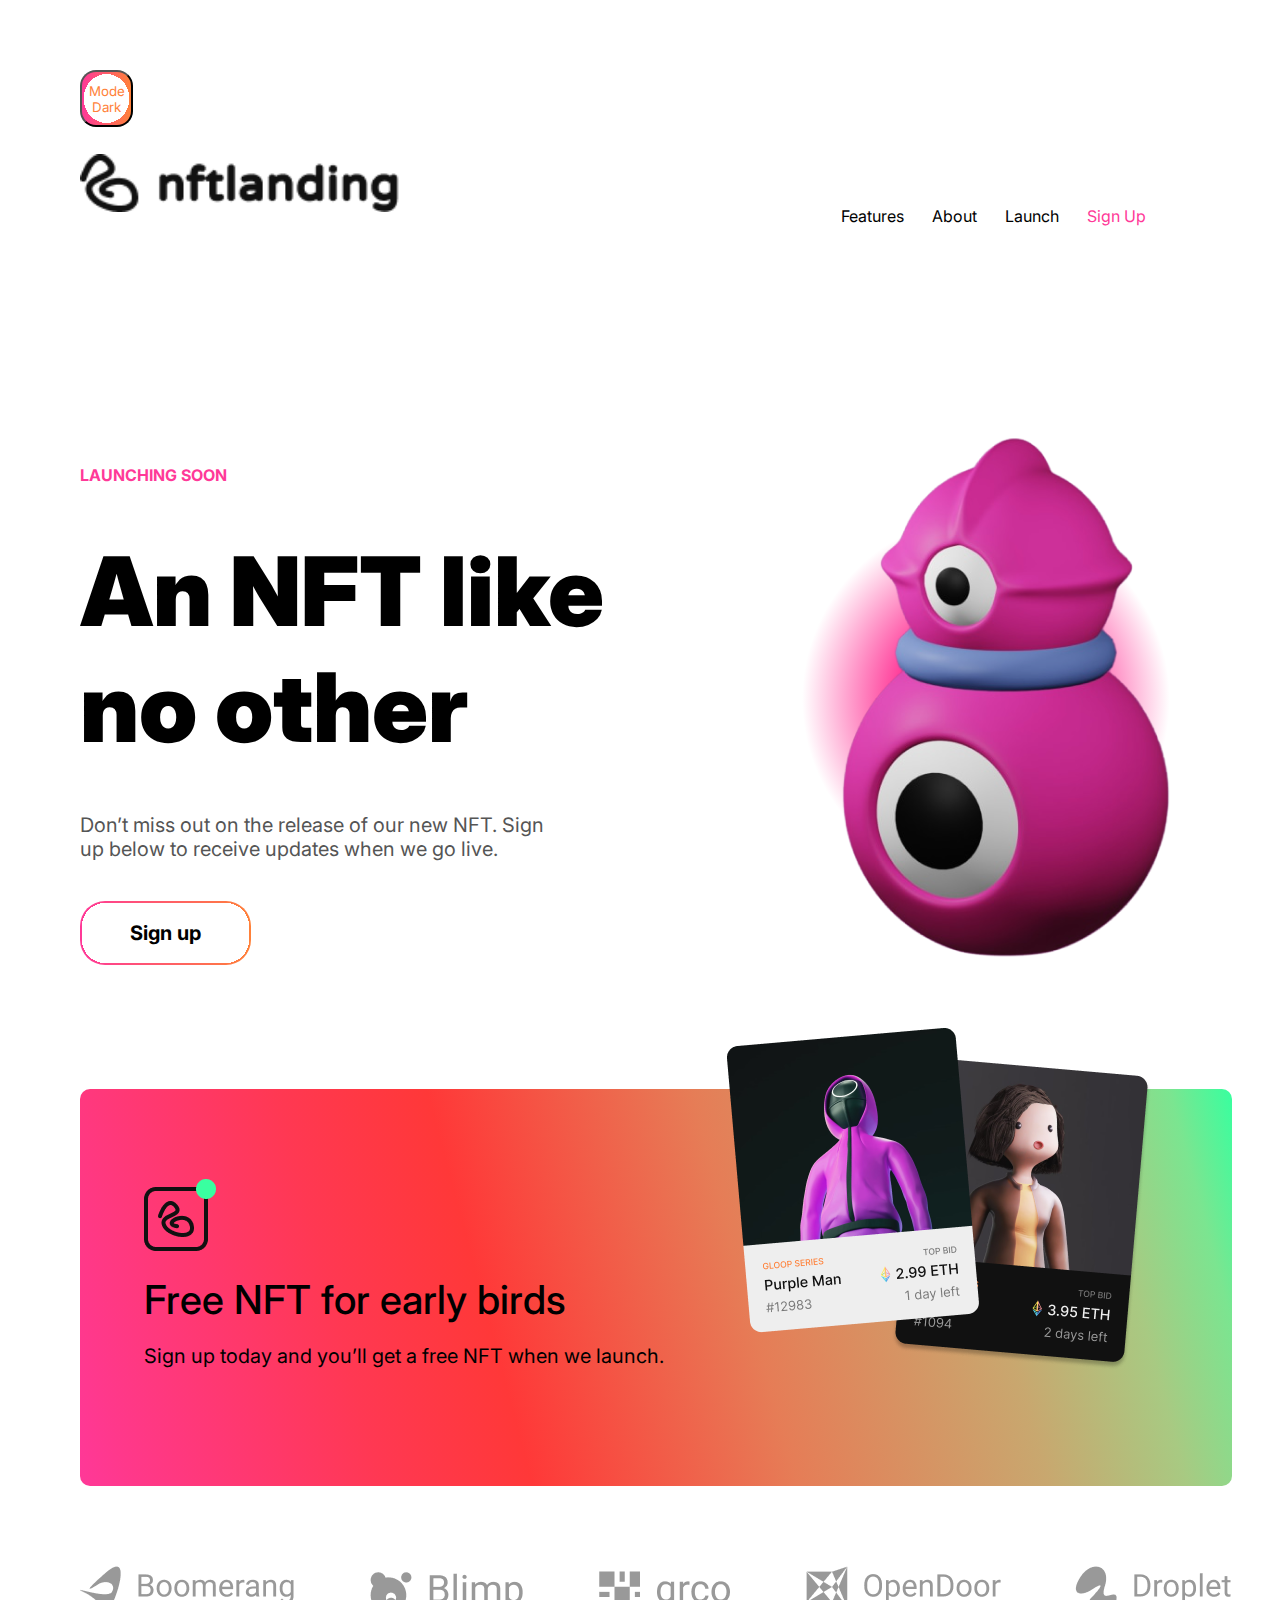
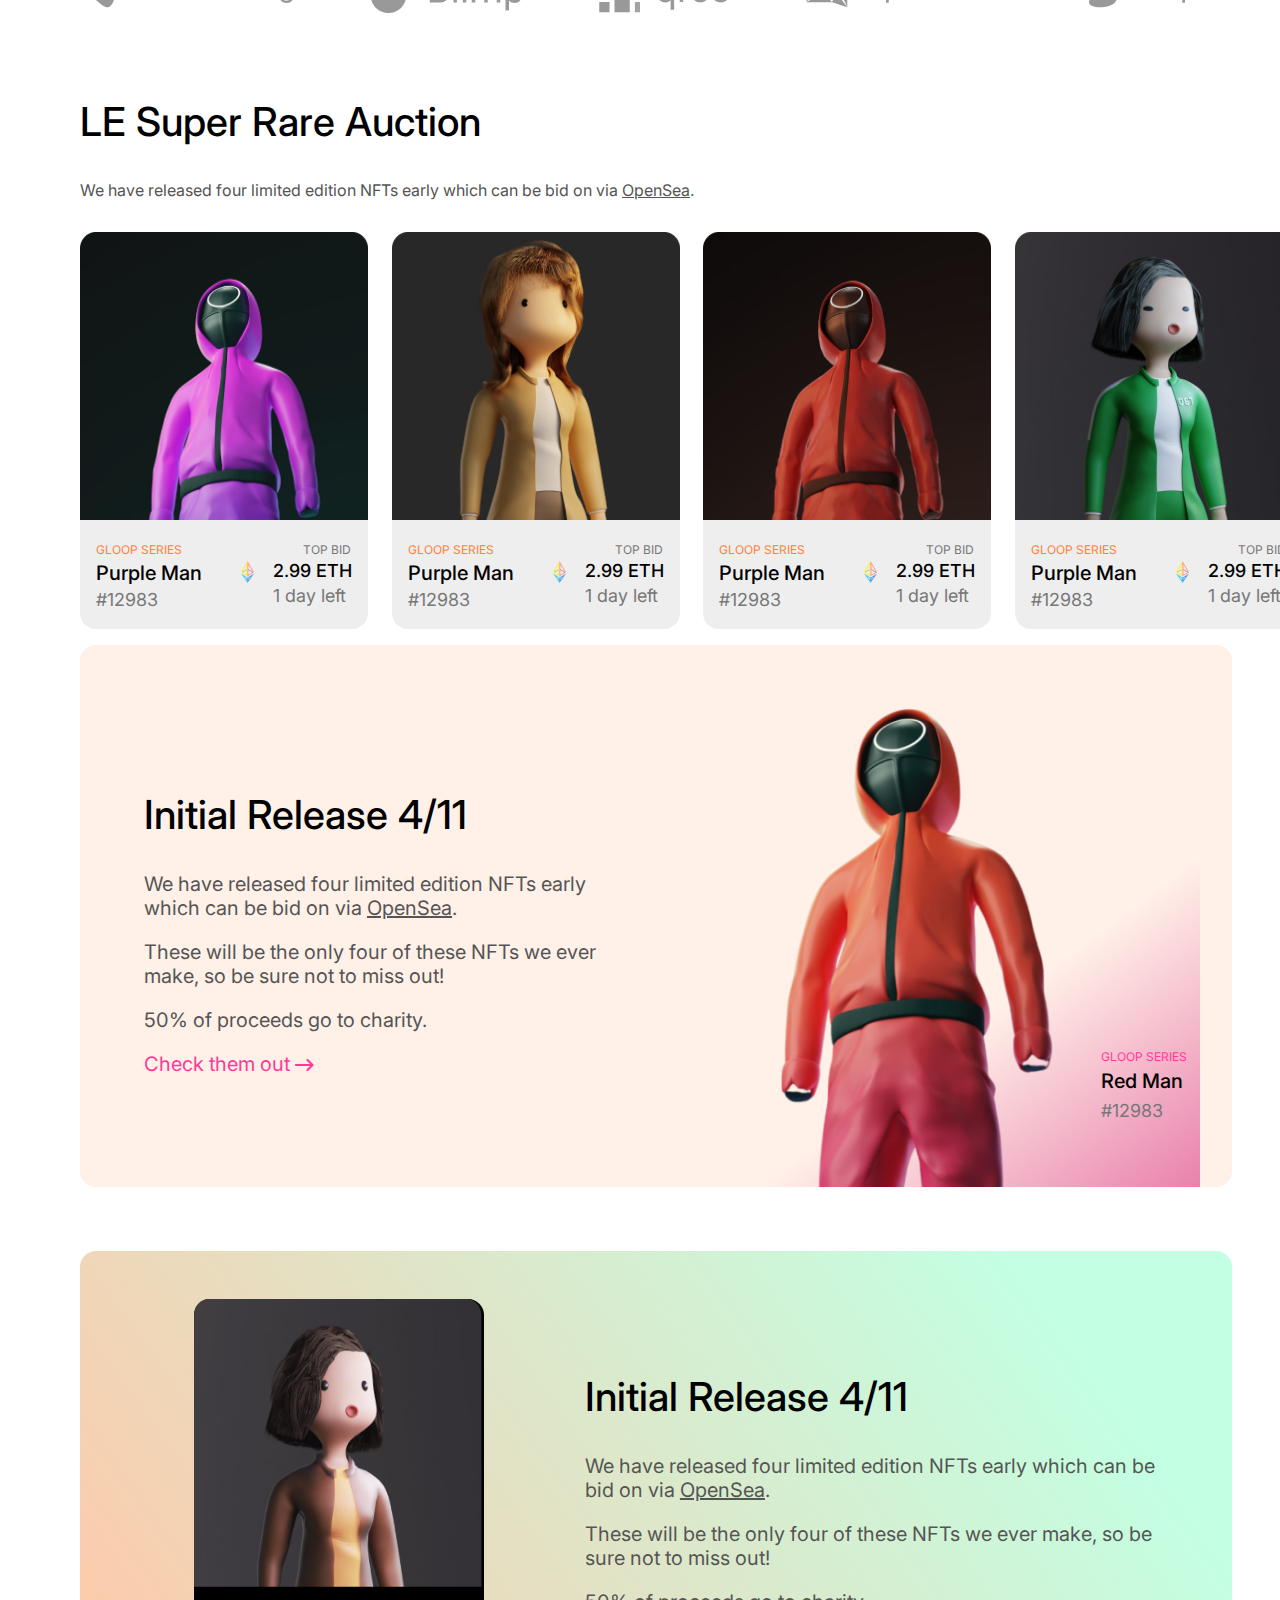
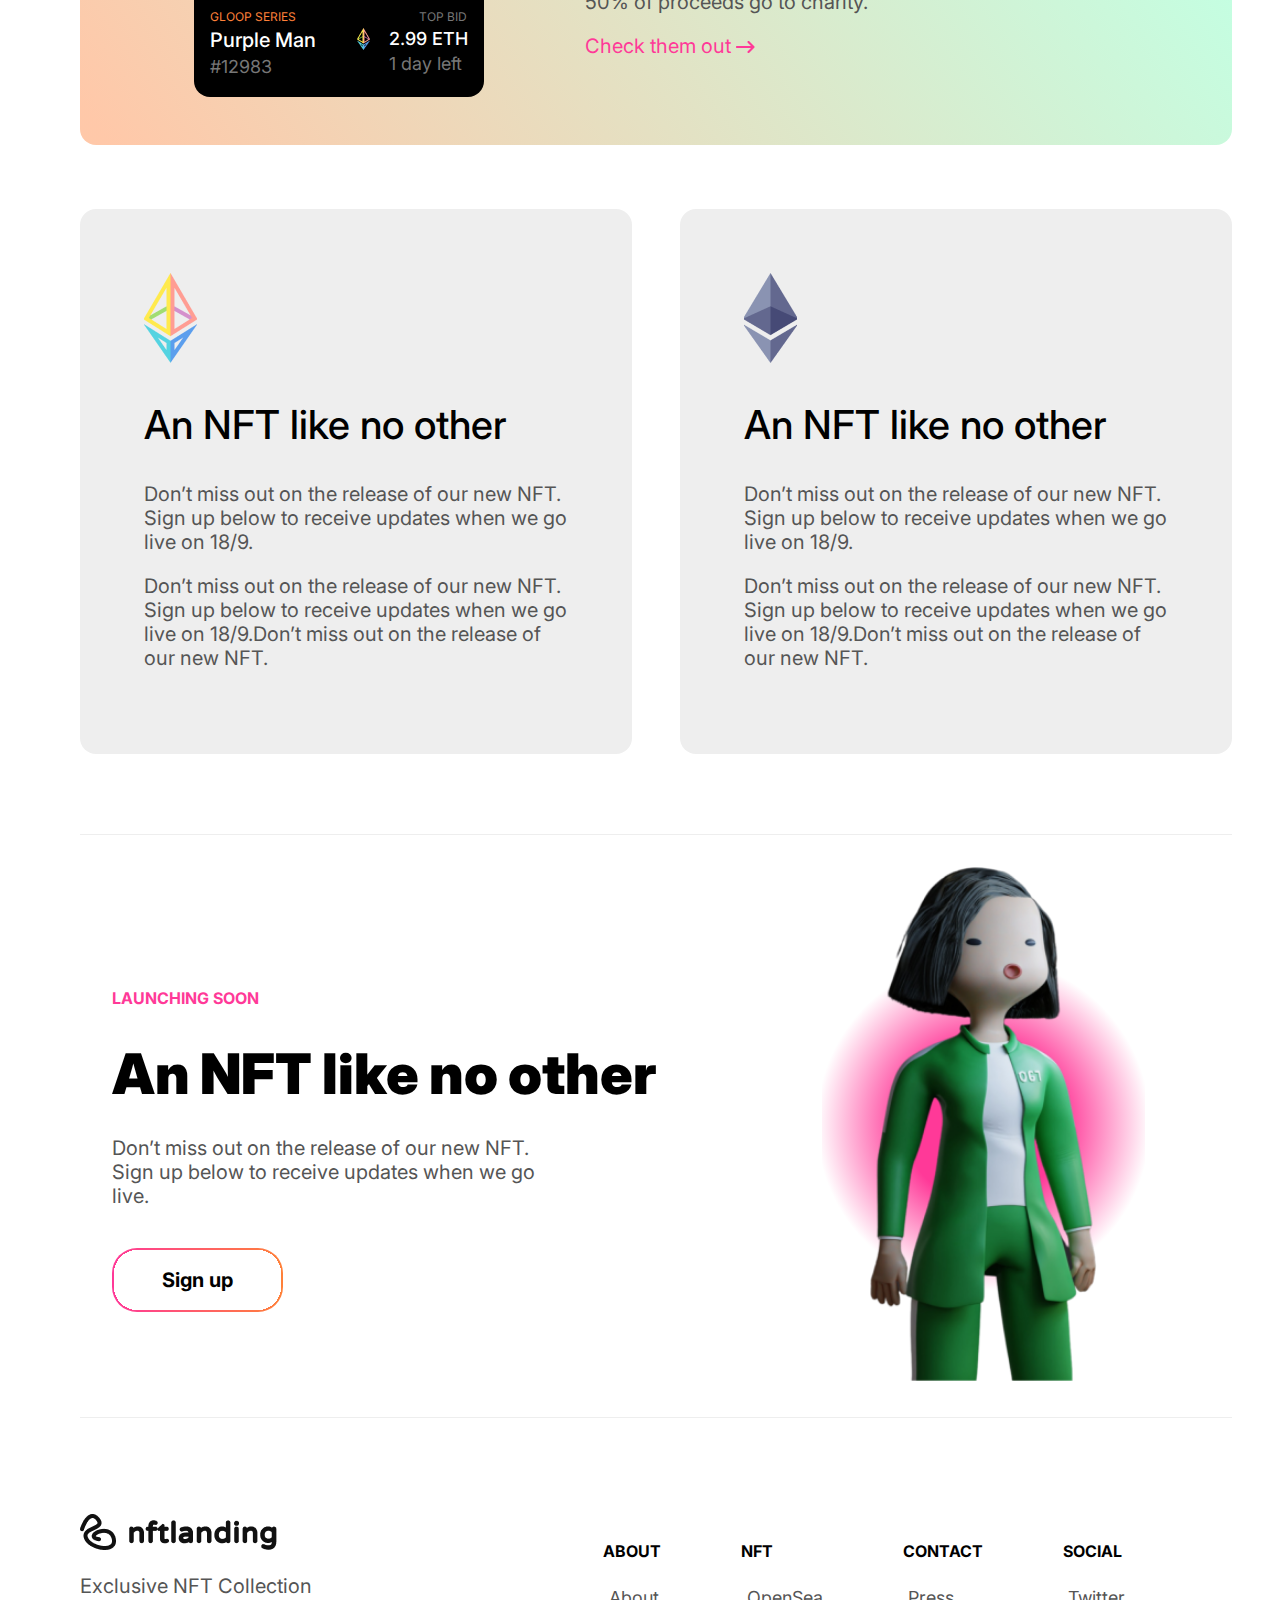
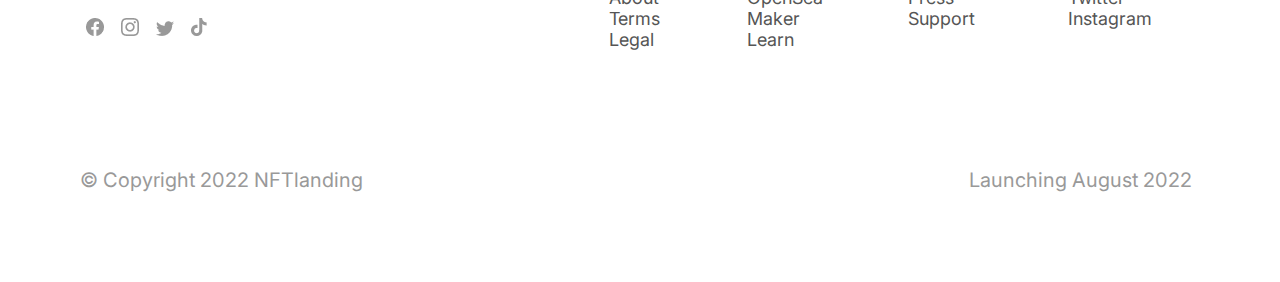
<file: img/index.html>
<!DOCTYPE html>
<html lang="en">
<head>
  <meta charset="UTF-8">
  <meta http-equiv="X-UA-Compatible" content="IE=edge">
  <meta name="viewport" content="width=device-width, initial-scale=1.0">
  <link rel="stylesheet" href="./styles/style.css">
  <title>Landing NFT</title>

  <!-- CSS -->
  <!-- <link rel="stylesheet" href="styles/reset.css"> -->
  <link rel="stylesheet" href="styles/style.css">
  <link rel="stylesheet" href="styles/responsive.css">
  <link rel="stylesheet" href="styles/mode_dark.css">
</head>
<body>
    <header>
        <div>
            <button id="btn_dark">Mode Dark</button>
        </div>
        <div class="container_header">
			<div class="header_logo">
                <a href="#"><img class="header_logo-img" src="img/logo.png" alt="Logo"></a>
                <a class="logo_dark" href="#"><img class="header_logo-img" src="img/logoDark.png" alt="Logo"></a>
            </div>
            
            <nav class="header_menu">
                <img src="./img/icon_menu.svg" alt="menu" class="icon-menu">
				<a href="#" class="menu" id="features">Features</a>
				<a href="#" class="menu" id="about">About</a>
				<a href="#" class="menu" id="launch">Launch</a>
				<a href="#" class="menu" id="signup">Sign Up</a>

                <div class="mobile-menu inactive">
                    <ul>
                        <li><a href="#" class="font_blanco">Features</a></li>
                        <li><a href="#" class="font_blanco">About</a></li>
                        <li><a href="#" class="font_blanco">Launch</a></li>
                        <li><a href="#" id="signup">Sign Up</a></li>
                    </ul>
                </div>
			</nav>
		</div>
    </header>
    <main class="main">
        <section class="hero">
            <div class="container_hero">
                <div class="hero_content">
                    <h5 class="hero_subt">LAUNCHING SOON</h5>
                    <h1 class="hero_title">An NFT like <br> no other</h1>
                    <p class="hero_text">Don’t miss out on the release of our new NFT. Sign up below to receive updates when we go live.</p>
                    <a href="" class="btn_signup">Sign up</a>
                </div> 
                <div class="hero_img">
                
                    <img src="img/nft1.png" alt="hero">
                
            </div>
        </section>
        <section class="upsell">
            <div class="container_upsell">
                <div class="upsell_content">
                    <img src="img/upsell_icon.png" alt="" class="upsell_icon">
                    <h2 class="upsell_title font_blanco">Free NFT for early birds</h2>
                    <p class="upsell_text font_blanco">Sign up today and you’ll get a free NFT when we launch.</p>
                </div>
                <div class="upsell_graphic">
                    <img src="img/graphic.png" alt="" class="upsell_graphic-all">
                </div>
            </div>
        </section>
        <section class="press">
            <!-- <div class="container_press">
                <li><img src="img/VectorBoomerang.png" alt="">Boomerang</li>
                <li><img src="img/VectorBlimp.png" alt="">Blimp</li>
                <li><img src="img/VectorQrco.png" alt="">qrco</li>
                <li><img src="img/VectorOpenDoor.png" alt="">OpenDoor</li>
                <li><img src="img/VectorDroplet.png" alt="">Droplet</li>
            </div> -->
            <div class="container_press">
                <li><img src="img/press1.png" alt=""></li>
                <li><img src="img/press2.png" alt=""></li>
                <li><img src="img/press3.png" alt=""></li>
                <li><img src="img/press4.png" alt="" class="invisible"></li>
                <li><img src="img/press5.png" alt=""></li>
            </div>
        </section>
        <section class="showcase">
            <div class="conatiner_showcase">
                <div class="showcase_content">
                    <h2 class="showcase_title">LE Super Rare Auction</h2>
                    <p class="showcase_text">We have released four limited edition NFTs early which can be bid on via <a>OpenSea</a>.</p>
                </div>
                <div class="showcase_carousel">
                    <div class="showcase_card contain">
                        <img class="showcase_img" src="img/Auction1img.png" alt="">
                        <div class="showcase_card_group">
                            <div class="showcase_card_group1">
                                <p class="showcase_series">Gloop Series</p>
                                <p class="showcase_name font_blanco">Purple Man</p>
                                <p class="showcase_ref">#12983</p>
                            </div>
                            <div class="showcase_card_group2">
                                <p class="showcase_bid">Top Bid</p>
                                <img class="showcase_icon" src="img/imagecard.png" alt="">
                                <p class="showcase_eth">2.99 ETH</p>
                                <p class="showcase_day">1 day left</p>
                            </div>
                        </div>
                    </div>
                    <div class="showcase_card">
                        <img class="showcase_img" src="img/Auction2img.png" alt="">
                        <div class="showcase_card_group">
                            <div class="showcase_card_group1">
                                <p class="showcase_series">Gloop Series</p>
                                <p class="showcase_name">Purple Man</p>
                                <p class="showcase_ref">#12983</p>
                            </div>
                            <div class="showcase_card_group2">
                                <p class="showcase_bid">Top Bid</p>
                                <img class="showcase_icon" src="img/imagecard.png" alt="">
                                <p class="showcase_eth">2.99 ETH</p>
                                <p class="showcase_day">1 day left</p>
                            </div>
                        </div>
                    </div>
                    <div class="showcase_card">
                        <img class="showcase_img" src="img/Auction3img.png" alt="">
                        <div class="showcase_card_group">
                            <div class="showcase_card_group1">
                                <p class="showcase_series">Gloop Series</p>
                                <p class="showcase_name">Purple Man</p>
                                <p class="showcase_ref">#12983</p>
                            </div>
                            <div class="showcase_card_group2">
                                <p class="showcase_bid">Top Bid</p>
                                <img class="showcase_icon" src="img/imagecard.png" alt="">
                                <p class="showcase_eth">2.99 ETH</p>
                                <p class="showcase_day">1 day left</p>
                            </div>
                        </div>
                    </div>
                    <div class="showcase_card">
                        <img class="showcase_img" src="img/Auction4img.png" alt="">
                        <div class="showcase_card_group">
                            <div class="showcase_card_group1">
                                <p class="showcase_series">Gloop Series</p>
                                <p class="showcase_name">Purple Man</p>
                                <p class="showcase_ref">#12983</p>
                            </div>
                            <div class="showcase_card_group2">
                                <p class="showcase_bid">Top Bid</p>
                                <img class="showcase_icon" src="img/imagecard.png" alt="">
                                <p class="showcase_eth">2.99 ETH</p>
                                <p class="showcase_day">1 day left</p>
                            </div>
                        </div>
                    </div>
                    
                </div>
                <ul class="puntos">
                    <li class="punto activo">.</li>
                    <li class="punto activo">.</li>
                    <li class="punto activo">.</li>
                    <li class="punto activo">.</li>
                </ul>
            </div>
        </section>
        <section class="release">
            <div class="release1">
                <div class="container_release1">
                    <div class="release1_text">
                        <h2 class="release1_title">Initial Release 4/11</h2>
                        <p class="release1_content">We have released four limited edition NFTs early which can be bid on via <a>OpenSea</a>.</p> 
                        <p class="release1_content">These will be the only four of these NFTs we ever make, so be sure not to miss out!</p> 
                        <p class="release1_content">50% of proceeds go to charity.</p>
                        <a class="release1_check" href="#">
                            <span>Check them out</span>
                            <img src="img/vector-arrow.png" alt="">
                        </a>
                    </div>
                    <div class="release1_graphic">
                        <img class="release1_img" src="img/release1.png" alt="">
                        <div class="release1_info">
                            <p class="release1_detail">Gloop Series</p>
                            <h4 class="release1_name">Red Man</h4>
                            <p class="release1_ref">#12983</p>
                        </div>
                    </div>
                </div>
            </div>
            <div class="release2">
                <div class="container_release2">
                    <div class="release2_graphic">
                        <div class="showcase_card release_card ">
                            <img class="showcase_img" src="img/cardSectionRimg.png" alt="">
                            <div class="showcase_card_group">
                                <div class="showcase_card_group1">
                                    <p class="showcase_series">Gloop Series</p>
                                    <p class="showcase_name white">Purple Man</p>
                                    <p class="showcase_ref">#12983</p>
                                </div>
                                <div class="showcase_card_group2">
                                    <p class="showcase_bid">Top Bid</p>
                                    <img class="showcase_icon" src="img/imagecard.png" alt="">
                                    <p class="showcase_eth white">2.99 ETH</p>
                                    <p class="showcase_day">1 day left</p>
                                </div>
                            </div>
                        </div>
                    </div>
                    <div class="release2_text">
                        <h2 class="release2_title">Initial Release 4/11</h2>
                        <p class="release2_content">We have released four limited edition NFTs early which can be bid on via <a>OpenSea</a>.</p> 
                        <p class="release2_content">These will be the only four of these NFTs we ever make, so be sure not to miss out!</p> 
                        <p class="release2_content">50% of proceeds go to charity.</p>
                        <a class="release2_check" href="#">
                            <span>Check them out</span>
                            <img src="img/vector-arrow.png" alt="">
                        </a>
                    </div>
                </div>
            </div>
        </section>
        <section class="info">
            <div class="container_info">
                <div class="info_content left">
                    <img src="img/icon1.png" alt="" class="info_icon">
                    <h2 class="info_title">An NFT like no other</h2>
                    <p class="info_text">Don’t miss out on the release of our new NFT. Sign up below to receive updates when we go live on 18/9.</p>

                    <p class="info_text">Don’t miss out on the release of our new NFT. Sign up below to receive updates when we go live on 18/9.Don’t miss out on the release of our new NFT.</p>
                </div>
                <div class="info_content right">
                    <img src="img/icono2.png" alt="" class="info_icon">
                    <h2 class="info_title">An NFT like no other</h2>
                    <p class="info_text">Don’t miss out on the release of our new NFT. Sign up below to receive updates when we go live on 18/9.</p>

                    <p class="info_text">Don’t miss out on the release of our new NFT. Sign up below to receive updates when we go live on 18/9.Don’t miss out on the release of our new NFT.</p>
                </div>
            </div>
        </section>
    </main>
    <footer>
        <div class="footer_upsell">
            <div class="footer_upsell_text">
                <h5 class="hero_subt">LAUNCHING SOON</h5>
                <h2 class="footer_title">An NFT like no other</h2>
                <p class="hero_text">Don’t miss out on the release of our new NFT. Sign up below to receive updates when we go live.</p>
                <a href="" class="btn_signup">Sign up</a>
            </div>
            <div class="footer_upsell_graphic">
                <img class="footer_img" src="img/footer.png" alt="">
            </div>
        </div>
        <div class="container_footer">
            <div class="footer_contact">
                <img src="img/logo.png" alt="" class="footer_contact_logo">
                <p class="footer_contact_text">Exclusive NFT Collection</p>
                <div class="footer_contact_social">
                    <a href="https://www.facebook.com/"><img class="redes" src="img/facebook.png" alt="facebook"></a>
                    <a href="https://www.instagram.com/"><img class="redes" src="img/instagram.png" alt="instagram"></a>
                    <a href="https://twitter.com"><img class="redes" src="img/twitter.png" alt="twitter"></a>
                    <a href="https://www.tiktok.com/"><img class="redes" src="img/tiktok.png" alt="tiktok"></a>
                </div> 
            </div>
            <div class="footer_about">
                <div class="elemento_footer">
                    <h5 class="titulo_footer">About</h5>
                        <ul class="lista_footer">
                            <li>About</li>
                            <li>Terms</li>
                            <li>Legal</li>
                        </ul>
                </div>
                <div class="elemento_footer">
                    <h5 class="titulo_footer">NFT</h5>
                        <ul class="lista_footer">
                            <li>OpenSea</li>
                            <li>Maker</li>
                            <li>Learn</li>
                        </ul>
                </div>
                <div class="elemento_footer">
                    <h5 class="titulo_footer">Contact</h5>
                        <ul class="lista_footer">
                            <li>Press</li>
                            <li>Support</li>
                        </ul>
                </div>
                <div class="elemento_footer">
                    <h5 class="titulo_footer">Social</h5>
                        <ul class="lista_footer">
                            <li>Twitter</li>
                            <li>Instagram</li>
                        </ul>
                </div>
            </div>
        </div>
    
        <div class="footer_developed">
            <p>© Copyright 2022 NFTlanding</p>
            <p>Launching August 2022</p>
        </div>
    </footer>

    <script src="./main.js"></script>
</body>
</html>
</file>
<file: img/styles/style.css>
@import url('https://fonts.googleapis.com/css2?family=Inter:wght@300;400;500;700;900&display=swap');

:root{
    --color-white: #ffffff;
    --color-black: #000000;
    --color-pink: #FF3998;
    --color-greyregular: #555555;
    --color-lightgrey: #EEEEEE;
    --color-drakgrey: #777777;
    --color-orange: #FF8139;
}


/*
Document
==========================================================================
*/

*{
    font-family: 'Inter', sans-serif;
}

body{
    background-color: var(--color-white);
    font-family: 'Inter', sans-serif;
    width: 90%;
    margin: 4.375em 5em;
}

.inactive{
    display: none;
}


/*
Header
==========================================================================
*/

#btn_dark{
    display: flex;
    justify-content: center;
    align-items: center;
    width: 4em;
    top: 0;
    margin-left: 0;
    margin-bottom: 2em;
    padding: 0.8em;
    border-radius: 16px;
    color: var(--color-orange);
    background: radial-gradient(circle at 100% 100%, #ffffff 0, #ffffff 23px, transparent 23px) 0% 0%/25px 25px no-repeat,
    radial-gradient(circle at 0 100%, #ffffff 0, #ffffff 23px, transparent 23px) 100% 0%/25px 25px no-repeat,
    radial-gradient(circle at 100% 0, #ffffff 0, #ffffff 23px, transparent 23px) 0% 100%/25px 25px no-repeat,
    radial-gradient(circle at 0 0, #ffffff 0, #ffffff 23px, transparent 23px) 100% 100%/25px 25px no-repeat,
    linear-gradient(#ffffff, #ffffff) 50% 50%/calc(100% - 4px) calc(100% - 50px) no-repeat,
    linear-gradient(#ffffff, #ffffff) 50% 50%/calc(100% - 50px) calc(100% - 4px) no-repeat,
    linear-gradient(90deg, #ff3998 0%, #FF8139 100%);;
}

.container_header{
    display: flex;
    justify-content: space-between;
    align-items: center;
}


.header_logo-img{
    width:80%;
}

.header_menu{
    width: 35%;
    justify-content: flex-end;
}
.icon-menu{
    display: none;
    cursor: pointer;
}

.menu{
    padding: 0.75em;
    text-decoration: none;
    color:var(--color-black);
}

.menu#signup{
    color: var(--color-pink);
}
.mobile-menu{
    position: fixed;
    z-index: 998;
    top: 4%;
    bottom: 0;
    left: 0;
    height: 0;
    width: 100%;
    
}
.mobile-menu ul{
    border: solid 2px var(--color-pink);
    border-radius: 8px;
    background:  linear-gradient(80deg, #f75aa6 2%, white 60%);
}
.mobile-menu ul li{
    font-size: 18px;
    font-weight: bold;    
    padding: 0.80em;
    
}
.mobile-menu ul li a{
    color: var(--color-black);
    text-decoration: none;
}
#signup{
    color: var(--color-pink);
}

/*
Main
==========================================================================
*/

.main{
    margin-top: 10em;
}

.container_hero{
    display: flex;
    margin-bottom: 4em;
}

.hero_content{
    width: 55%;
    padding-right: 3em;
}

.hero_subt{
    color: var(--color-pink);
    font-size: 16px;
    font-weight: bold;
    margin-bottom: 2em;
}

.hero_title{
    font-size: 96px;
    font-weight: 900;
    margin: 0.5em 0;
}

.hero_text{
    font-size: 20px;
    font-weight: normal;
    color: var(--color-greyregular);
    padding-right: 8em;
    margin-bottom: 3em;
}

.btn_signup{
    font-size: 20px;
    font-weight: bold;
    color: var(--color-black);
    text-decoration: none;
    background: radial-gradient(circle at 100% 100%, #ffffff 0, #ffffff 23px, transparent 23px) 0% 0%/25px 25px no-repeat,
        radial-gradient(circle at 0 100%, #ffffff 0, #ffffff 23px, transparent 23px) 100% 0%/25px 25px no-repeat,
        radial-gradient(circle at 100% 0, #ffffff 0, #ffffff 23px, transparent 23px) 0% 100%/25px 25px no-repeat,
        radial-gradient(circle at 0 0, #ffffff 0, #ffffff 23px, transparent 23px) 100% 100%/25px 25px no-repeat,
        linear-gradient(#ffffff, #ffffff) 50% 50%/calc(100% - 4px) calc(100% - 50px) no-repeat,
        linear-gradient(#ffffff, #ffffff) 50% 50%/calc(100% - 50px) calc(100% - 4px) no-repeat,
        linear-gradient(90deg, #ff3998 0%, #FF8139 100%);
    border-radius: 25px;
    padding: 1em 2.5em;
    box-sizing: border-box;

}

.hero_img{
    width: 25%; 
    margin-left: 1em;
    background: rgb(255,57,152);
    background: radial-gradient(circle, rgba(255,57,152,1) 26%, rgba(255,255,255,1) 55%);
    padding: 0 4em;
}

.container_upsell{
    display: flex;
    height: 365px;
    margin-top: 8em;
    justify-content: space-between;
    align-items: flex-end;
    padding-bottom: 2em;
    background-image: linear-gradient(
        75deg,
        hsl(331deg 100% 61%) 0%,
        hsl(335deg 100% 61%) 4%,
        hsl(340deg 100% 61%) 10%,
        hsl(345deg 100% 61%) 16%,
        hsl(352deg 100% 61%) 24%,
        hsl(0deg 100% 61%) 36%,
        hsl(16deg 74% 62%) 57%,
        hsl(38deg 45% 61%) 77%,
        hsl(88deg 40% 65%) 88%,
        hsl(132deg 67% 69%) 95%,
        hsl(151deg 100% 61%) 100%
    );
    border-radius: 10px;
}

.upsell_content{
    margin-left: 4em;
    padding-bottom: 3.5em;
}

.upsell_title{
    font-size: 40px;
    font-weight: 500;
    margin: 0.5em 0;
}

.upsell_text{
    font-size: 20px;
    margin: 0.5em 0 1.5em 0;
}

.upsell_graphic{
    padding-bottom: 5em;
    padding-right: 5em;
}

.container_press{
    display: flex;
    justify-content: space-between;
    margin: 5em 0;
    list-style: none;
}


.showcase_title{
    font-size: 40px;
    font-weight: 500;
}

.showcase_text{
    color: var(--color-greyregular);
}

.showcase_text a{
    text-decoration: underline;
}

.showcase_carousel{
    display: flex;
    flex-flow: row nowrap;
    align-items: center;
    gap: 1.47rem;
    padding: 1rem 0;
}

.showcase_card{
    border-radius: 1rem;
    color: #000;
    margin: 0 0 0 0;
    background-color: var(--color-lightgrey);
    width: 290px;
    display: inline-block;
}

.showcase_img{
    width: 288px;
    height: 288px;
}

.showcase_card.contain{
    object-fit: cover;
}

.showcase_card_group{
    display: flex;
    justify-content: space-between;
}

.showcase_card_group1{
    display: inline-block;
    position: relative;
    margin: 1rem;
}

.showcase_series{
    color: var(--color-orange);
    text-transform: uppercase;
    font-size: 12px;
    margin: 0.2em 0;
}

.showcase_name{
    font-size: 20px;
    font-weight: 500;
    margin: 0.2em 0;
}

.showcase_name.white{
    color: #ffffff;
}

.showcase_ref{
    font-size: 18px;
    color: var(--color-drakgrey);
    margin: 0.2em 0
}

.showcase_card_group2{
    display: inline-block;
    position: relative;
    margin: 1em;
}

.showcase_bid{
    color: var(--color-drakgrey);
    text-transform: uppercase;
    font-size: 12px;
    margin: 0.2em 0 0 5.5em;
    align-self: right;
}

.showcase_icon{
    display: inline-block;
    font-size: 20px;
    margin: 0.2em;
    position: absolute;
}

.showcase_eth{
    font-size: 18px;
    font-weight: 500;
    margin: 0.2em 0 0 2em;
}

.showcase_eth.white{
    color: #ffffff;
}

.showcase_day{
    font-size: 18px;
    color: var(--color-drakgrey);
    margin: 0.2em 0 0 2em;
}

.puntos{
    list-style: none;
    color: var(--color-black);
    background: radial-gradient(circle, rgba(248, 82, 162, 0.877) 18%, rgba(255,255,255,1) 75%);
}

.container_release1{
    display: flex;
    background-color: #FFF0E8;
    border-radius: 1em;
    align-items: center;
    justify-content: space-around;
    padding: 0 2em 0 4em;
}

.release1_text{
    width: 55%;
    padding-right: 6em;
}
.release1_title{
    font-size: 40px;
    font-weight: 500;
}

.release1_content{
    font-size: 20px;
    color: var(--color-greyregular);
}

.release1_content a{
    text-decoration: underline;
}

.release1_check{
    font-size: 20px;
    color: var(--color-pink);
    text-decoration: none;
    margin-top: 220px;
}

.release1_graphic{
    display: flex;
    align-items: flex-end;
    width: 50%;
    padding-left: 5em;
    background: linear-gradient(143deg, rgba(255,240,232,1) 0%, rgba(255,240,232,0.8827906162464986) 64%, rgba(217,49,130,0.5802696078431373) 100%);
}

.release1_img{
    width: 65%;
    margin-top: 4em;
}

.release1_info{
    padding: 0 0 3em 3em;
}

.release1_detail{
    color: var(--color-pink);
    text-transform: uppercase;
    font-size: 12px;
}

.release1_name{
    font-size: 20px;
    font-weight: 500;
    margin-top: -7px;
}

.release1_ref{
    font-size: 18px;
    color: var(--color-drakgrey);
    font-weight: 400;
    margin-top: -20px;
}

.container_release2{
    display: flex;
    border-radius: 1em;
    align-items: center;
    justify-content: space-around;
    margin: 4em 0;
    padding: 3em 4em 3em 2em;
    background: rgb(57,255,160);
    background: linear-gradient(234deg, rgba(57,255,160,0.3029586834733894) 15%, rgba(255,129,57,0.43461134453781514) 98%);
}

.release2_text{
    width: 55%;
    padding-left: 6em;
}
.release2_title{
    font-size: 40px;
    font-weight: 500;
}

.release2_content{
    font-size: 20px;
    color: var(--color-greyregular);
}

.release2_content a{
    text-decoration: underline;
}

.release2_check{
    font-size: 20px;
    color: var(--color-pink);
    text-decoration: none;
    margin-top: 220px;
}

.release2_graphic{
    padding-left: 5em;
}

.release_card{
    background-color: #000000;
}


.container_info{
    display: flex;
    justify-content: space-between;
    margin-bottom: 5em;
}

.info_content{
    background-color: var(--color-lightgrey);
    border-radius: 1em;
    padding: 4em;
}

.info_content.left{
    margin-right: 1.5em;
}

.info_content.right{
    margin-left: 1.5em;
}

.info_title{
    font-size: 40px;
    font-weight: 500;
}

.info_text{
    font-size: 20px;
    font-weight: 400;
    color: var(--color-greyregular);
}

/*
Footer
==========================================================================
*/

.footer_upsell{
    display: flex;
    margin: 1em 0;
    padding: 2em 2em;
    border-top: 1px  solid #eeeeee;
    border-bottom: 1px  solid #eeeeee;
    align-items: center;
}

.footer_upsell_text{
    width: 55%;
    padding-right: 3em;
}

.footer_title{
    font-size: 56px;
    font-weight: 900;
    margin: 0.5em 0;
}

.footer_upsell_graphic{
          
    padding: 0 4em;
}

.footer_img{
    padding: 0 3em;
    width: 75%;
    background: rgb(255,57,152);
    background: radial-gradient(circle, rgba(255,57,152,1) 26%, rgba(255,255,255,1) 55%);
}

.container_footer{
    display: flex;
    justify-content: space-between;
    margin: 6em 0;

}

.footer_contact{
    width: 40%;
}

.footer_contact_text{
    font-size: 20px;
    color: var(--color-greyregular);
}

.redes{
    padding: 0 0.4em;
}

.footer_about{
    width: 60%;
    display: flex;
    flex-direction: row; 
    justify-content: flex-end;
}

.elemento_footer{
    display: block;
    margin: 0 5em 0 0;
}


ul.lista_footer{
    list-style: none;
    margin: 2px 0;
    padding: 0 0 0 0.3em;
    color: var(--color-greyregular);
    font-size: 18px;
}

.titulo_footer{
    text-transform: uppercase;
    font-size: 16px;
    font-weight: bold;
}

.footer_developed{
    display: flex;
    justify-content: space-between;
    font-size: 20px;
    color: #999999;
    margin-bottom: 10px;
    margin-right: 2em;
}
</file>
<file: img/styles/responsive.css>
@media (max-width: 500px) {
    body{
        width: 100vw;
        margin: 0;
        padding: 0;
    }

    main{
        margin-top: 3em;
    }

    .container_header{
        margin-left: 2em;
        padding: 1em;
    }

    .menu{
        display: none;
    }

    .icon-menu{
        display: block;
        position: absolute;
        z-index: 999;
    }

    .hero{
        margin-left: 2em;
        margin-bottom: 3em;
    }


    .hero_content{
        width: 90%;
        padding:0.1em;
    }

    .hero_text{
        padding-right: 0;
        margin-bottom: 2em;
    }

    .hero_title{
        font-size: 48px;
    }
    
    .hero_img{
        width: 30%; ;
        background: rgb(255,57,152);
        background: radial-gradient(circle, rgba(255,57,152,1) 6%, rgba(255,255,255,1) 51%);
        overflow: hidden;
        padding: 0 0 0 .3em;
        margin-left: 0;
        padding-left: 0;
    }
    
    .hero_icon{
        width: 150px;
    }

    .btn_signup{
        margin-bottom: 2em;
    }

    .container_upsell{
        height: 350px;
        margin-top: 10em;
        flex-direction: column-reverse;
        border-radius: 0;
    }
    
    .upsell_content{
        position: relative;
        margin: 0 3em;
        padding: .3em 0;
    } 
    
    .upsell_title{
        font-size: 40px;
        font-weight: 500;
        margin: 0.5em 0;
    }
    
    .upsell_text{
        font-size: 20px;
        margin: 0.5em 0 .5em 0;
    }
    
    .upsell_graphic{
        position: absolute;
        padding-right: 1em;
        padding-bottom: 14em;
    }

    .upsell_graphic-all{
        width: 60%;
        float: right;
        
    }

    .container_press{
        display: flex;
        flex-wrap: wrap;
        justify-content: space-around;
        padding: 0.4em;
    }

    .container_press li{
        margin-bottom: 2em;

    }

    .press_element{
        margin-bottom: 1.3em;
        padding: 1em;
    }


    .invisible{
        display: none;
    }
    
    .showcase_title{
        margin: 1.5em 1em .5em 1em;

    }
    
    .showcase_text{
        margin: .5em 2em;
        font-size: 20px;
    }
    
    .showcase_carousel{
        width: 200%;
        display: flex;
        flex-flow: row nowrap;
        justify-content: space-between;
        align-items: center;
        transition: all .5s ease;
        transform: translateX(0%);
        overflow: hidden;
    }

    .showcase_img{
        width: calc(100/4);
    }

    .puntos{
        display: flex;
        flex-flow: row nowrap;
        justify-content: center;
        align-items: center;
        width: 100%;
        padding: 1em;

    }

    .puntos .activo{
        color:white;
    }

    .punto{
        font-size: 2.5em;
        width: 2em;
        height: 2em;
    }
    
    .container_release1{
        display: flex;
        flex-direction: column-reverse;
        background-color: #FFF0E8;
        border-radius: 0;
        padding: 0;
    }

    .release{
        width: 100vw;
    }
    
    .release1_text{
        width: 80%;
        padding: 1em 0.1em 3em 0.1em;
        display: inline-block;
        position: relative;
    }
    
    .release1_check{
        font-size: 20px;
        color: var(--color-pink);
        text-decoration: none;
        margin-top: 2em;
    }
    
    .release1_graphic{
        display: flex;
        align-items: flex-end;
        width: 90vw;
        background: rgb(255,57,152);
        background: linear-gradient(236deg, rgba(255,57,152,1) 10%, rgba(255,255,255,1) 100%);
        padding: 0;
        background: transparent;
        overflow: hidden;
    }
    
    .release1_img{
        padding-left: 7em;
        height: 500px;
        object-fit: cover;
        position: relative;
    }

    .release1_info{
        display: none;
        visibility: hidden;
    }
    
    .container_release2{
        display: flex;
        flex-direction: column;
        border-radius: 0;
        align-items: center;
        justify-content: space-around;
        margin: 0;
        padding: 0;
        background: rgb(57,255,160);
        background: linear-gradient(234deg, rgba(57,255,160,0.3029586834733894) 15%, rgba(255,129,57,0.43461134453781514) 98%);
    }
    
    .release2_text{
        width: 80%;
        padding: 1em 0.1em 3em 0.1em;
        display: inline-block;
        position: relative;
    }
    
    .release2_graphic{
        padding: 4em 0 2em 0; 
    }
    
    
    .container_info{
        display: flex;
        flex-direction: column;
        justify-content: space-between;
        margin-bottom: 2em;
    }
    
    .info_content{
        background-color: var(--color-lightgrey);
        border-radius: 0;
        padding: 3em;
    }
    
    .info_content.left{
        margin-right: 0;
    }
    
    .info_content.right{
        margin-left: 0;
        background-color: #ffffff;
    }
    
    /*
    Footer
    ==========================================================================
    */
    
    .footer_upsell{
        display: flex;
        margin: 1em 0;
        padding: 0 0 2em 2em;
        border-top: 2px  solid #eeeeee;
        border-bottom: 2px  solid #eeeeee;
        align-items: center;
    }
    
    .footer_upsell_text{
        width: 65%;
        padding-right: 0;
    }
    
    
    .footer_upsell_graphic{
        width: 35%;
        overflow: hidden;
        padding: 0;
    }

    .footer_img{
        width: 140%;
        padding: 12em 0 0 0 ;
        background: rgb(255,57,152);
        background: radial-gradient(circle, rgba(255,57,152,1) 16%, rgba(255,255,255,1) 33%);
    }
    
    .container_footer{
        display: flex;
        flex-direction: column;
        justify-content: space-between;
        margin: 6em 0;
    
    }
    
    .footer_contact{
        width: auto;
        padding: 2em;
    }
    
    .footer_contact_text{
        padding-bottom: 0.75em;
    }

    
    .footer_about{
        width: 100%;
        display: flex;
        flex-direction: row; 
        flex-wrap: wrap;
        justify-content: flex-start;
        padding-left: 2em;
        text-align: center;
    }
    
    .elemento_footer{
        width: 25%;
        display: block;
    }
    
    .titulo_footer{
        text-transform: uppercase;
        font-size: 16px;
        
    }

    .lista_footer{
        padding: 0.75em;
        
    }

    .lista_footer li{
        margin-bottom: 1em;
        text-align: center;
    }
    
    .footer_developed{
        display: block;
        padding-left: 2em;
    }

    .footer_date{
        display: none;
        visibility: hidden;
    }
}

@media (min-width: 501px){
    .mobile-menu{
        display:none;
    }
    .puntos{
        display: none;
    }
}
</file>
<file: img/styles/mode_dark.css>
/* modo oscuro*/

body.darkmode{
    background: #111111;
    box-shadow: 0px 4px 16px 0px #0000001F;

}

.darkmode nav a:not(:last-child) {
    color: var(--color-lightgrey);
}

.darkmode main h1{
    color: var(--color-white);
}

.darkmode main p{
    color: var(--color-lightgrey);
}

.darkmode .btn_signup{
    color: var(--color-white);
    background: radial-gradient(circle at 100% 100%, #111111 0, #111111 23px, transparent 23px) 0% 0%/25px 25px no-repeat,
    radial-gradient(circle at 0 100%, #111111 0, #111111 23px, transparent 23px) 100% 0%/25px 25px no-repeat,
    radial-gradient(circle at 100% 0, #111111 0, #111111 23px, transparent 23px) 0% 100%/25px 25px no-repeat,
    radial-gradient(circle at 0 0, #111111 0, #111111 23px, transparent 23px) 100% 100%/25px 25px no-repeat,
    linear-gradient(#111111, #111111) 50% 50%/calc(100% - 4px) calc(100% - 50px) no-repeat,
    linear-gradient(#111111, #111111) 50% 50%/calc(100% - 50px) calc(100% - 4px) no-repeat,
    linear-gradient(90deg, #ff3998 0%, #FF8139 100%);
}

.darkmode .hero_img{
    background: radial-gradient(circle, rgba(255,57,152,1) 16%, rgba(0, 0, 0, 0) 53%);
}

.darkmode .upsell_content p{
    color: var(--color-black);
}

.darkmode .showcase_title{
    color: var(--color-white);
}

.darkmode .showcase_text{
    color: var(--color-drakgrey);
}

.darkmode .showcase_text a{
    color: var(--color-drakgrey);
}

.darkmode .showcase_card{
    background: var(--color-black);
}

.darkmode .showcase_card_group{
    background: var(--color-black);
}

.darkmode .showcase_series{
    color: var(--color-orange);
}

.darkmode .showcase_ref{
    color: var(--color-greyregular);
}

.darkmode .showcase_bid{
    color: var(--color-greyregular);
}

.darkmode .showcase_day{
    color: var(--color-greyregular);
}

.darkmode .container_release1{
    background: #FF8139;
}

.darkmode .container_release1 p{
    color: var(--color-black);
}

.darkmode .release1_graphic{
    background: linear-gradient(143deg, rgb(218, 137, 94) 0%, rgba(165, 74, 25, 0.883) 64%, rgba(217,49,130,0.5802696078431373) 100%);
}

.darkmode .container_release2{
    background: #39FFA0;
}

.darkmode .container_release2 p{
    color: #555555;
}

.darkmode .info_content{
    background: #555555;
}

.darkmode .info_content p{
    color: #CCCCCC;
}

.darkmode .logo{
    display: none;
}

.darkmode .footer_title{
    color: var(--color-white);
}

.darkmode .hero_text{
    color: var(--color-lightgrey);
}

.darkmode .titulo_footer{
    color: var(--color-white);
}

.darkmode .lista_footer{
    color: var(--color-white);
}

.darkmode .footer_img{ 
    background: radial-gradient(circle, rgba(255,57,152,1) 16%, rgba(0, 0, 0, 0) 53%);
}

/*Mobile*/

@media (max-width: 500px){
    .darkmode .icon-menu{
        width: 2.em;
        padding: 1em;
        background: var(--color-white);
    }
    .darkmode .right{
        background: var(--color-black);
    }
    .darkmode .right h2{
        color: var(--color-white);
    }
}
</file>
